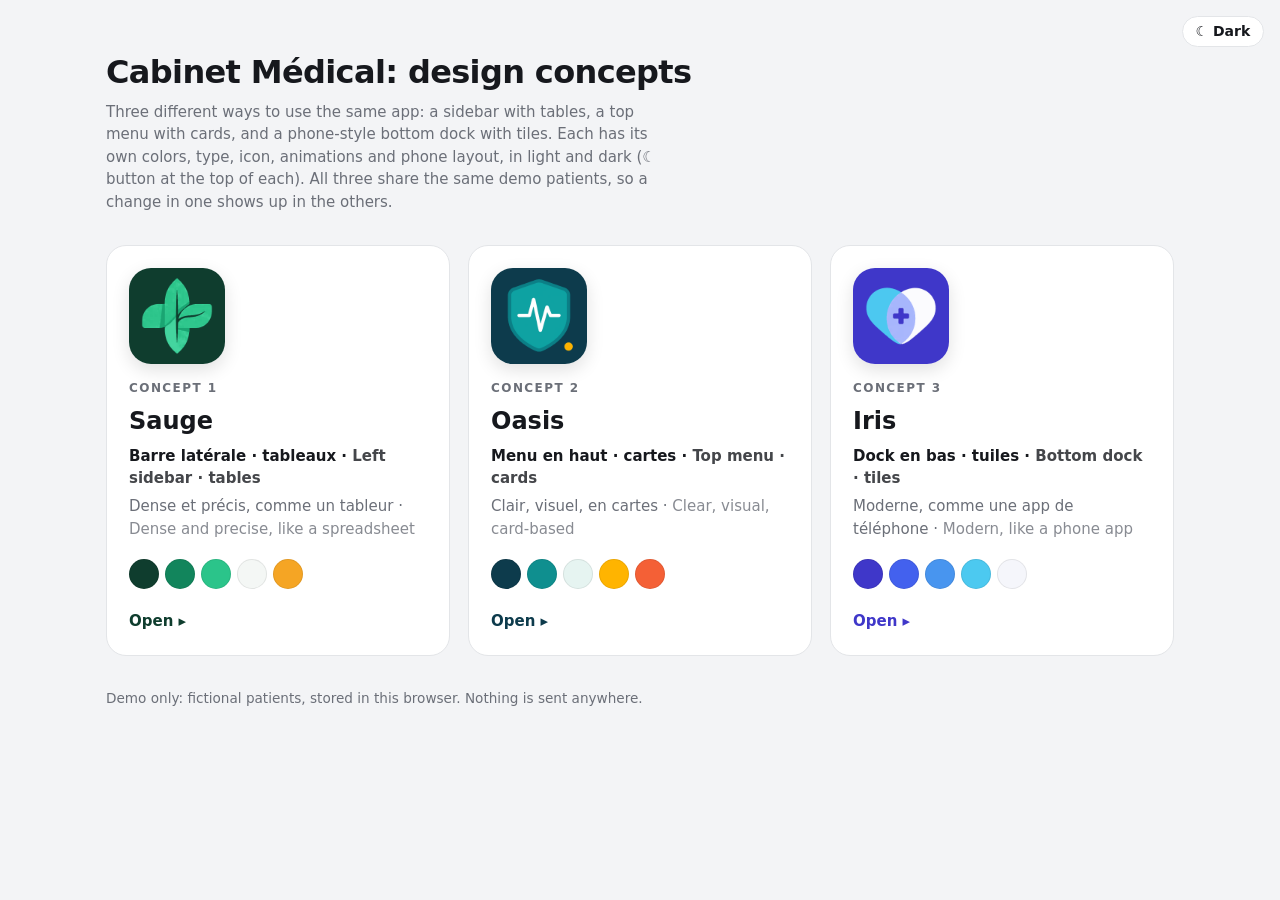
<file: index.html>
<!doctype html>
<html lang="fr"><head><meta charset="utf-8"><meta name="viewport" content="width=device-width, initial-scale=1">
<title>Cabinet Médical · Concepts</title><link rel="icon" href="c1/icon-64.png">
<script>try { document.documentElement.dataset.theme = localStorage.getItem('theme') || (matchMedia('(prefers-color-scheme: dark)').matches ? 'dark' : 'light'); } catch { document.documentElement.dataset.theme = 'light'; }</script>
<style>
:root { --bg:#f3f4f6; --card:#fff; --text:#16181d; --muted:#6b6f78; --line:#e3e5e8; }
:root[data-theme="dark"] { --bg:#0f1115; --card:#181b21; --text:#eceef2; --muted:#9a9ea8; --line:#2b2f37; color-scheme:dark; }
.tbtn { position:fixed; top:16px; right:16px; border:1px solid var(--line); background:var(--card); color:var(--text); border-radius:99px; padding:.4rem .8rem; font:600 14px system-ui,sans-serif; cursor:pointer; }
* { box-sizing:border-box } body { margin:0; background:var(--bg); color:var(--text); font:15px/1.5 system-ui,-apple-system,"Segoe UI",sans-serif; }
main { max-width:1100px; margin:0 auto; padding:48px 16px 64px; }
h1 { font-size:2rem; margin:0 0 .3rem; letter-spacing:-.02em } .lead { color:var(--muted); margin:0 0 2rem; max-width:60ch }
.grid { display:grid; grid-template-columns:repeat(auto-fit,minmax(280px,1fr)); gap:18px; }
.card { display:flex; flex-direction:column; gap:.35rem; padding:22px; border-radius:20px; background:var(--card); border:1px solid var(--line); color:inherit; text-decoration:none; transition:transform .15s, box-shadow .15s; }
.card:hover { transform:translateY(-3px); box-shadow:0 14px 34px rgba(0,0,0,.08); border-color:var(--t) }
.card img { border-radius:22px; margin-bottom:.6rem; box-shadow:0 6px 18px rgba(0,0,0,.12) }
.num { font-size:.75rem; font-weight:700; letter-spacing:.12em; text-transform:uppercase; color:var(--muted) }
h2 { margin:0; font-size:1.5rem } p { margin:0; color:var(--muted) } p span { opacity:.8 } p.layout { color:var(--text); font-weight:700 }
.sw { display:flex; gap:6px; margin:.8rem 0 .4rem } .sw i { width:30px; height:30px; border-radius:50%; border:1px solid rgba(0,0,0,.08) }
.go { margin-top:auto; padding-top:.6rem; font-weight:700; color:var(--t) }
:root[data-theme="dark"] .go { color:var(--text) }
.note { margin-top:2rem; color:var(--muted); font-size:.85rem }
</style></head><body><button class="tbtn" id="tb" type="button"></button><main>
<h1>Cabinet Médical: design concepts</h1>
<p class="lead">Three different ways to use the same app: a sidebar with tables, a top menu with cards, and a phone-style bottom dock with tiles. Each has its own colors, type, icon, animations and phone layout, in light and dark (☾ button at the top of each). All three share the same demo patients, so a change in one shows up in the others.</p>
<div class="grid">
  <a class="card" href="c1/" style="--t:#0f3d2e">
    <img src="c1/icon-512.png" alt="" width="96" height="96">
    <div class="num">Concept 1</div>
    <h2>Sauge</h2>
    <p class="layout">Barre latérale · tableaux · <span>Left sidebar · tables</span></p>
    <p>Dense et précis, comme un tableur · <span>Dense and precise, like a spreadsheet</span></p>
    <div class="sw"><i style="background:#0f3d2e"></i><i style="background:#12855c"></i><i style="background:#2bc48a"></i><i style="background:#f4f7f5"></i><i style="background:#f5a524"></i></div>
    <span class="go">Open ▸</span>
  </a>
  <a class="card" href="c2/" style="--t:#0d3b4c">
    <img src="c2/icon-512.png" alt="" width="96" height="96">
    <div class="num">Concept 2</div>
    <h2>Oasis</h2>
    <p class="layout">Menu en haut · cartes · <span>Top menu · cards</span></p>
    <p>Clair, visuel, en cartes · <span>Clear, visual, card-based</span></p>
    <div class="sw"><i style="background:#0d3b4c"></i><i style="background:#0f8f8f"></i><i style="background:#e6f4f1"></i><i style="background:#ffb400"></i><i style="background:#f46036"></i></div>
    <span class="go">Open ▸</span>
  </a>
  <a class="card" href="c3/" style="--t:#3f37c9">
    <img src="c3/icon-512.png" alt="" width="96" height="96">
    <div class="num">Concept 3</div>
    <h2>Iris</h2>
    <p class="layout">Dock en bas · tuiles · <span>Bottom dock · tiles</span></p>
    <p>Moderne, comme une app de téléphone · <span>Modern, like a phone app</span></p>
    <div class="sw"><i style="background:#3f37c9"></i><i style="background:#4361ee"></i><i style="background:#4895ef"></i><i style="background:#4cc9f0"></i><i style="background:#f5f6fb"></i></div>
    <span class="go">Open ▸</span>
  </a></div>
<p class="note">Demo only: fictional patients, stored in this browser. Nothing is sent anywhere.</p>
</main><script>
const tb = document.getElementById('tb'), root = document.documentElement;
const paint = () => (tb.textContent = root.dataset.theme === 'dark' ? '☀ Light' : '☾ Dark');
tb.onclick = () => { root.dataset.theme = root.dataset.theme === 'dark' ? 'light' : 'dark'; try { localStorage.setItem('theme', root.dataset.theme); } catch {} paint(); };
paint();
</script></body></html>
</file>
<file: c1/report.css>
@page { size: A4; margin: 14mm 14mm 16mm; }
* { box-sizing: border-box; }
body { margin: 0; background: #e5e7eb; color: #111827; font: 10.5pt/1.45 -apple-system, BlinkMacSystemFont, "Helvetica Neue", "Segoe UI", Arial, sans-serif; }
.toolbar { position: sticky; top: 0; display: flex; justify-content: space-between; gap: 8px; padding: 10px 16px; background: #fff; border-bottom: 1px solid #d1d5db; z-index: 2; }
.toolbar button { font-family: inherit; font-size: 14px; font-weight: 600; padding: 10px 16px; border-radius: 10px; border: 1px solid #d1d5db; background: #fff; cursor: pointer; }
.toolbar .primary { background: #0f766e; border-color: #0f766e; color: #fff; }
.sheet { width: 210mm; min-height: 297mm; margin: 16px auto; padding: 14mm; background: #fff; box-shadow: 0 6px 30px rgba(0, 0, 0, .12); }
@media (max-width: 820px) { .sheet { width: auto; min-height: 0; margin: 8px; padding: 16px; } }

.letterhead { display: flex; justify-content: space-between; gap: 16px; padding-bottom: 10px; border-bottom: 2px solid #0f766e; }
.dr { font-size: 15pt; font-weight: 700; color: #0f766e; }
.spec { font-weight: 600; }
.reg, .contact { font-size: 9pt; color: #4b5563; }
.contact { text-align: right; }
h1 { font-size: 13pt; text-align: center; text-transform: uppercase; letter-spacing: .06em; margin: 14px 0 12px; }
h2 { font-size: 10.5pt; text-transform: uppercase; letter-spacing: .05em; color: #0f766e; border-bottom: 1px solid #d1d5db; padding-bottom: 3px; margin: 14px 0 8px; }
h2 small { text-transform: none; letter-spacing: 0; color: #6b7280; font-weight: 400; }
dl { margin: 0; display: grid; gap: 5px; }
dl.cols { grid-template-columns: 1fr 1fr; gap: 5px 20px; }
.kv { display: grid; grid-template-columns: 40mm 1fr; gap: 8px; }
dl.cols .kv { grid-template-columns: 32mm 1fr; }
dt { color: #6b7280; font-weight: 600; font-size: 9pt; }
dd { margin: 0; }
.allergy { margin-top: 10px; padding: 6px 10px; border: 1.5px solid #b91c1c; color: #b91c1c; border-radius: 6px; }
.visit { padding: 8px 0; border-bottom: 1px dashed #d1d5db; break-inside: avoid; }
.visit:last-child { border-bottom: 0; }
.vhead { display: flex; gap: 10px; align-items: baseline; margin-bottom: 4px; }
.vdate { font-weight: 700; background: #f0fdfa; color: #0f766e; padding: 1px 6px; border-radius: 4px; }
.vreason { font-weight: 600; }
.vitals { display: flex; flex-wrap: wrap; gap: 4px 14px; font-size: 9pt; margin-bottom: 4px; }
.vitals b { color: #6b7280; font-weight: 600; }
.muted { color: #6b7280; }
table.grid { width: 100%; border-collapse: collapse; font-size: 9pt; margin-bottom: 8px; break-inside: avoid; }
table.grid th, table.grid td { border: 1px solid #d1d5db; padding: 3px 5px; text-align: left; vertical-align: top; }
table.grid thead th { background: #f3f4f6; }
table.grid tbody th { width: 30mm; font-weight: 600; }
table.grid tr.sec th { background: #f0fdfa; color: #0f766e; text-transform: uppercase; letter-spacing: .05em; font-size: 8pt; }
.sign { display: flex; justify-content: space-between; align-items: flex-end; margin-top: 24px; break-inside: avoid; }
.sigbox { width: 65mm; height: 28mm; border: 1px solid #d1d5db; border-radius: 6px; padding: 5px 8px; font-size: 8.5pt; color: #6b7280; }
.confidential { margin-top: 14px; text-align: center; font-size: 8pt; color: #9ca3af; }

@media print {
  body { background: #fff; }
  .toolbar { display: none; }
  .sheet { width: auto; min-height: 0; margin: 0; padding: 0; box-shadow: none; }
  h2 { break-after: avoid; }
}
</file>
